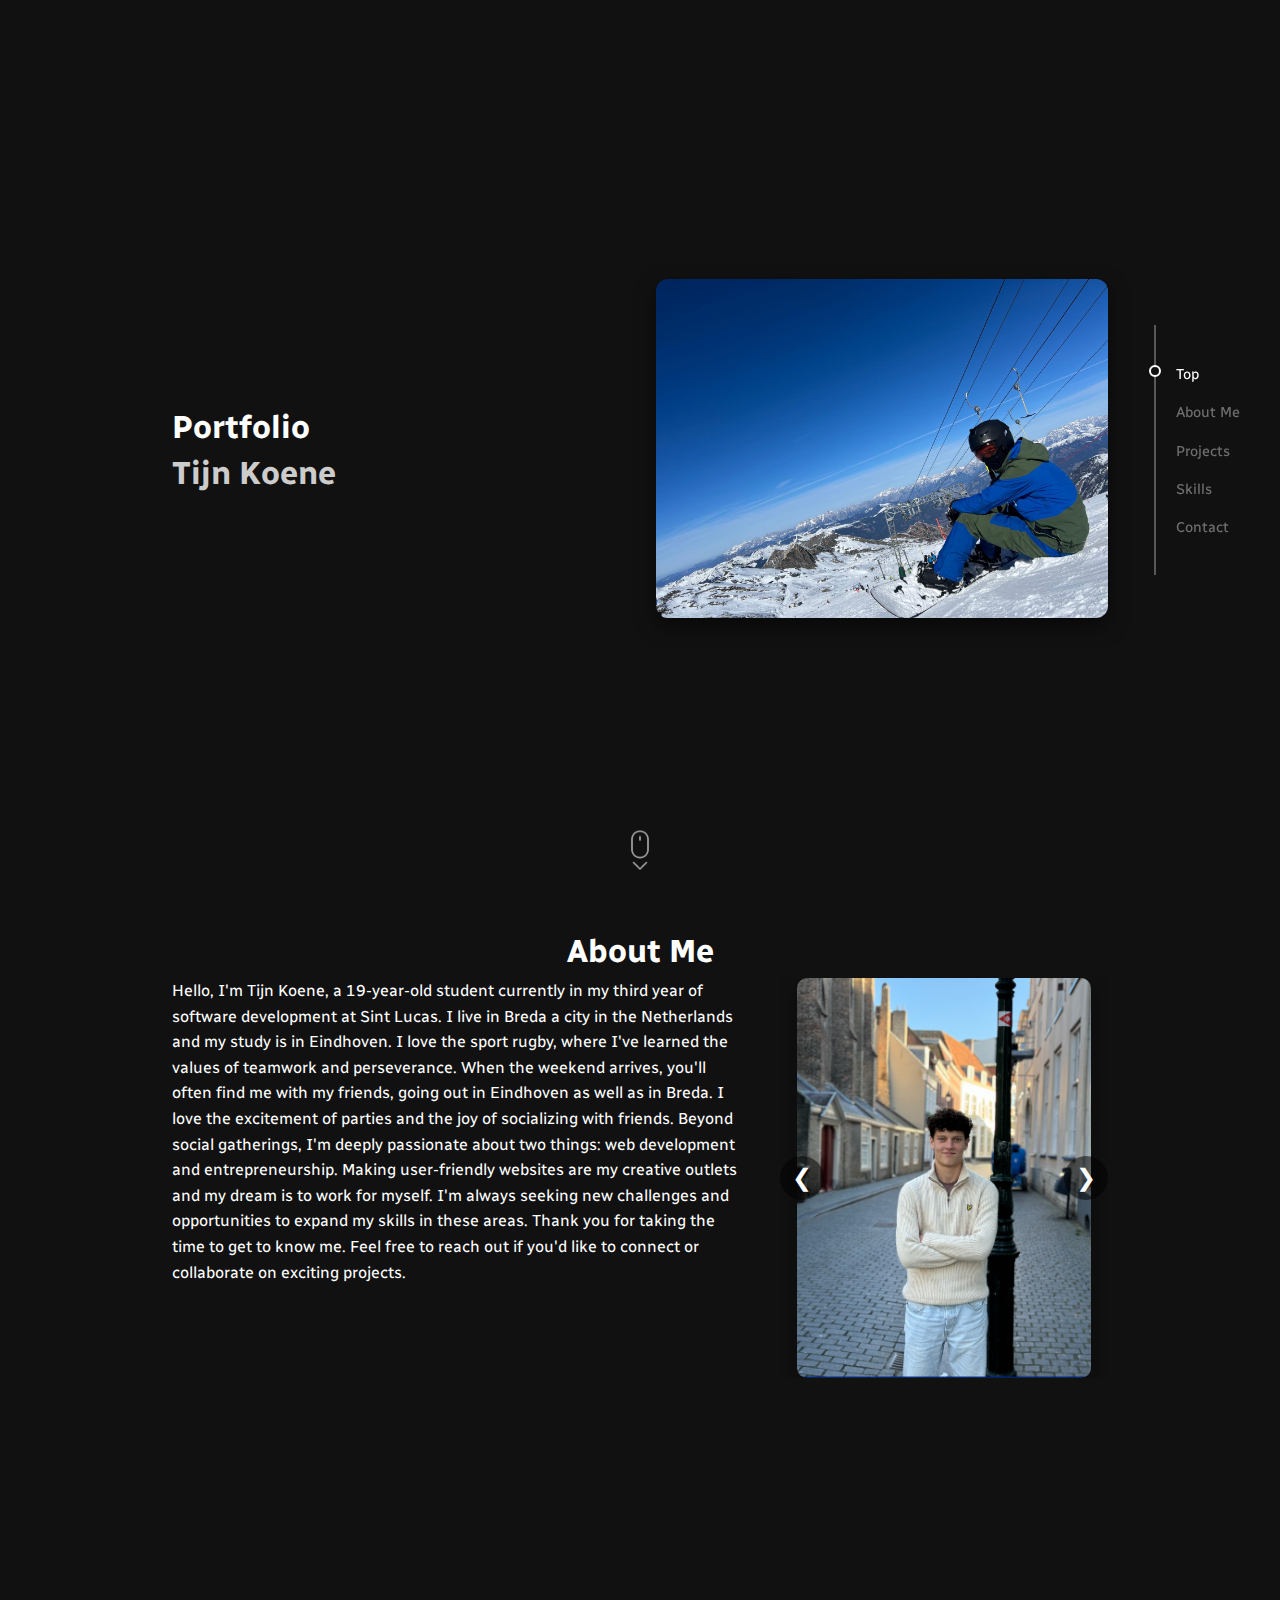
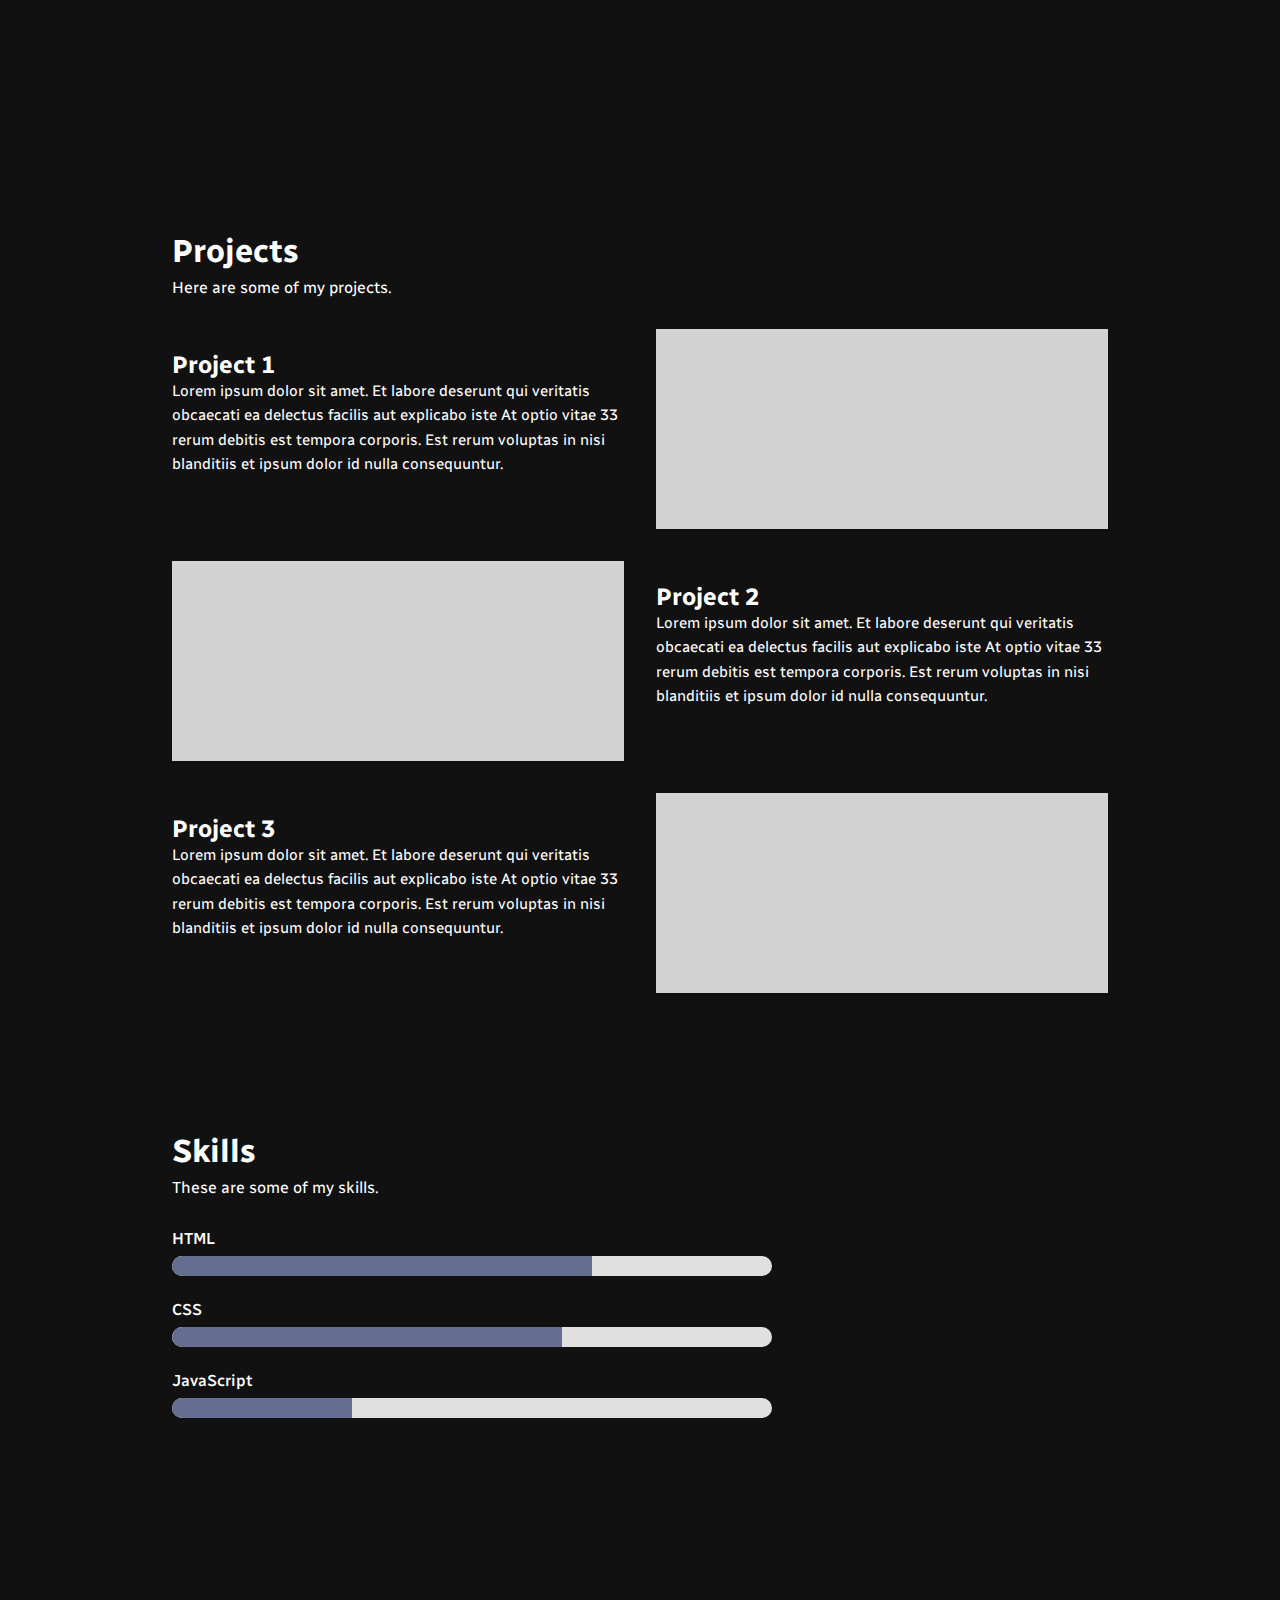
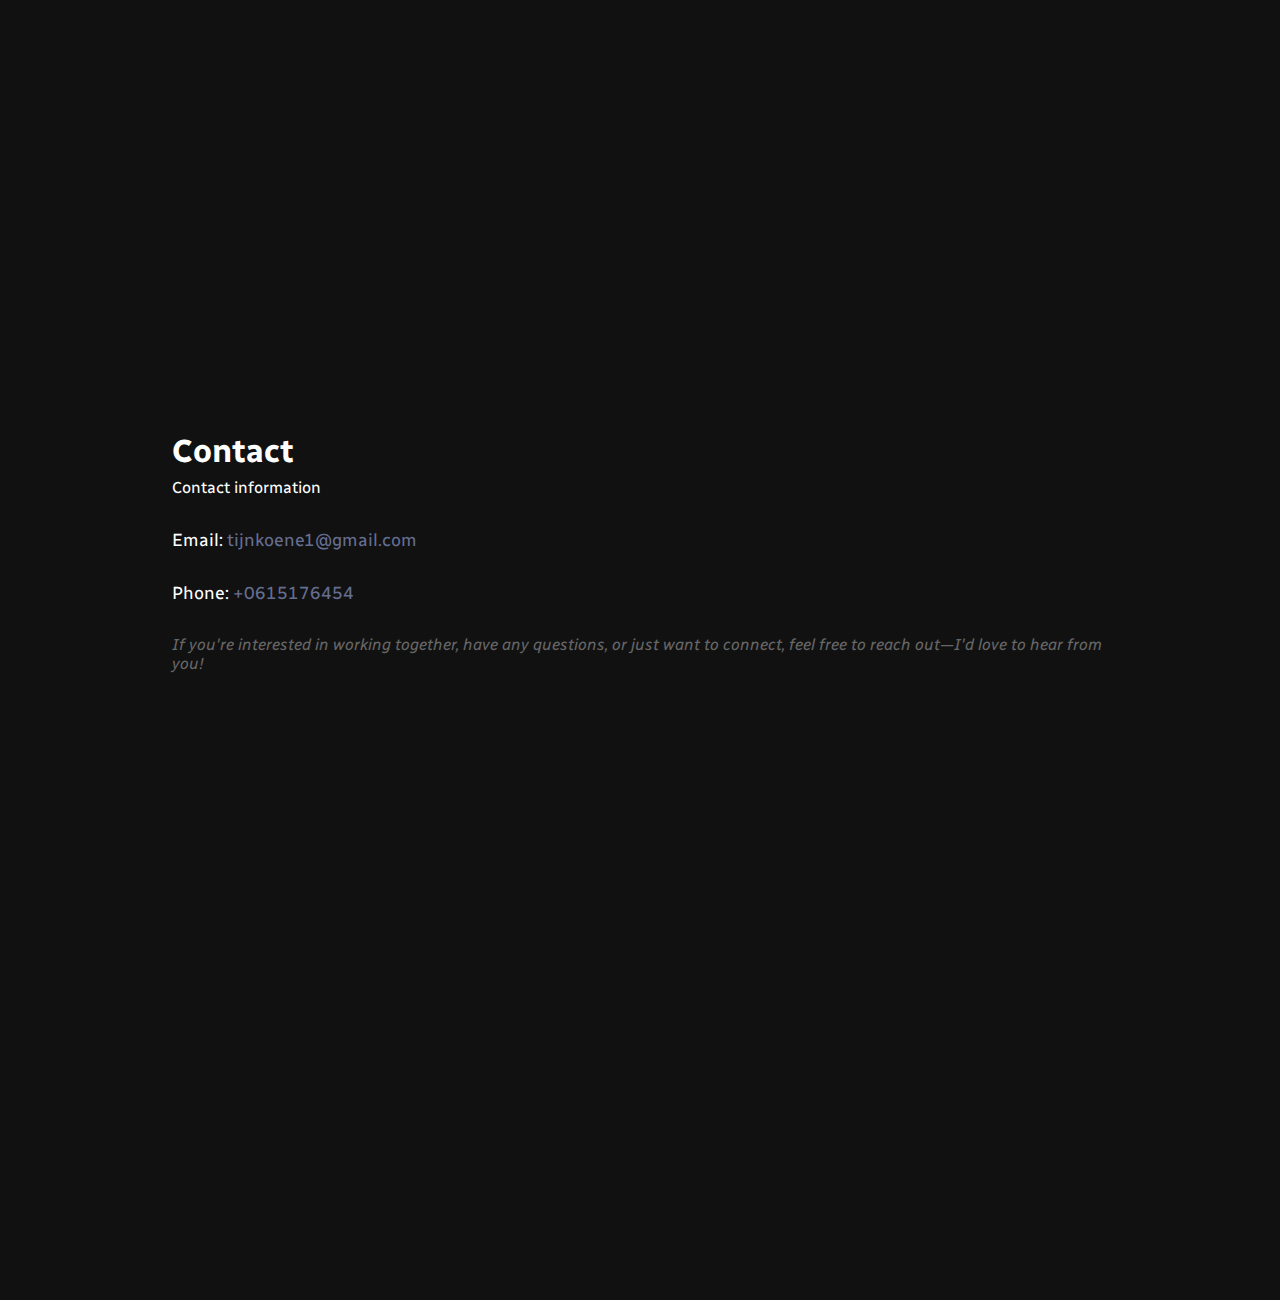
<file: index.html.html>
<!DOCTYPE html>
<html lang="en">
<head>
    <link rel="preconnect" href="https://fonts.googleapis.com">
    <link rel="preconnect" href="https://fonts.gstatic.com" crossorigin>
    <link href="https://fonts.googleapis.com/css2?family=Libre+Franklin:ital,wght@0,100..900;1,100..900&family=Quicksand:wght@300..700&family=Radio+Canada:ital,wght@0,300..700;1,300..700&display=swap" rel="stylesheet">
    <meta charset="UTF-8" />
    <meta name="viewport" content="width=device-width, initial-scale=1.0"/>
    <title>My Portfolio</title>
    <link rel="stylesheet" href="style.css" />
</head>
<body>
<!--Header-->
<section id="top" class="section top-section">
    <div class="top-content">
        <div class="top-text">
            <h1 class="header_1_1">Portfolio</h1>
            <h2 class="header_1_2">Tijn Koene</h2>
        </div>
        <div class="top-image">
            <img src="images/snowboard.png" alt="Snowboarding" />
        </div>
        <img class="scroll_icon" src="images/scroll_icon.png"/>
    </div>
</section>

<!--About me-->
<section id="about" class="section">
    <h1 class="about-title">About Me</h1>
    <div class="about-container">
        <div class="about-text">
            <p>Hello, I'm Tijn Koene, a 19-year-old student currently in my third year of software development at Sint Lucas. I live in Breda
                a city in the Netherlands and my study is in Eindhoven. I love the sport rugby,
                where I've learned the values of teamwork and perseverance.

                When the weekend arrives, you'll often find me with my friends, going out in Eindhoven as well as in Breda.
                I love the excitement of parties and the joy of socializing with friends.

                Beyond social gatherings, I'm deeply passionate about two things: web development and entrepreneurship.
                Making user-friendly websites are my creative outlets and my dream is to work for myself. I'm always seeking new
                challenges and opportunities to expand my skills in these areas.

                Thank you for taking the time to get to know me. Feel free to reach out if you'd like to connect or collaborate on exciting projects.</p>
        </div>
        <div class="carousel-container">
            <div class="carousel">
                <img src="images/Profile.png" class="carousel-image active" alt="Profile 1">
                <img src="images/snowboard.png" class="carousel-image" alt="Profile 2">
                <!-- Add more <img> as needed -->
            </div>
            <div class="carousel-buttons">
                <button id="prev">&#10094;</button>
                <button id="next">&#10095;</button>
            </div>
        </div>
    </div>

</section>
<!--Projects-->
<section id="projects" class="section">
    <h1>Projects</h1>
    <p>Here are some of my projects.</p>

    <div class="projects-grid">
        <div class="project row-normal">
            <div class="project-text">
                <h2>Project 1</h2>
                <p>Lorem ipsum dolor sit amet. Et labore deserunt qui veritatis obcaecati ea delectus facilis aut explicabo iste At optio vitae 33 rerum debitis est tempora corporis. Est rerum voluptas in nisi blanditiis et ipsum dolor id nulla consequuntur.</p>
            </div>
            <div class="project-image"></div>
        </div>

        <div class="project row-reverse">
            <div class="project-image"></div>
            <div class="project-text">
                <h2>Project 2</h2>
                <p>Lorem ipsum dolor sit amet. Et labore deserunt qui veritatis obcaecati ea delectus facilis aut explicabo iste At optio vitae 33 rerum debitis est tempora corporis. Est rerum voluptas in nisi blanditiis et ipsum dolor id nulla consequuntur.</p>
            </div>
        </div>

        <div class="project row-normal">
            <div class="project-text">
                <h2>Project 3</h2>
                <p>Lorem ipsum dolor sit amet. Et labore deserunt qui veritatis obcaecati ea delectus facilis aut explicabo iste At optio vitae 33 rerum debitis est tempora corporis. Est rerum voluptas in nisi blanditiis et ipsum dolor id nulla consequuntur.</p>
            </div>
            <div class="project-image"></div>
        </div>
    </div>
</section>

<!--Skills-->
<section id="skills" class="section">
    <h1>Skills</h1>
    <p>These are some of my skills.</p>

    <div class="skills-container">
        <div class="skill">
            <span>HTML</span>
            <div class="skill-bar">
                <div class="skill-level" style="width: 70%;"></div>
            </div>
        </div>

        <div class="skill">
            <span>CSS</span>
            <div class="skill-bar">
                <div class="skill-level" style="width: 65%;"></div>
            </div>
        </div>

        <div class="skill">
            <span>JavaScript</span>
            <div class="skill-bar">
                <div class="skill-level" style="width: 30%;"></div>
            </div>
        </div>
    </div>
</section>

<!--ContactPage-->
<section id="contact" class="section">
    <h1>Contact</h1>
    <p>Contact information</p>

    <div class="contact-info">
        <p>Email: <a href="mailto:tijnkoene1@gmail.com">tijnkoene1@gmail.com</a></p>
        <p>Phone: <a href="tel:+0615176454">+0615176454</a></p>
    </div>

    <p class="thank-you">If you're interested in working together, have any questions, or just want to connect, feel free to reach out—I'd love to hear from you!</p>
</section>


<!--NAVBAR-->
<div class="vertical-nav">
    <div class="nav-line"></div>
    <div class="nav-indicator" id="nav-indicator"></div>
    <ul class="nav-list">
        <li><a href="#top">Top</a></li>
        <li><a href="#about">About Me</a></li>
        <li><a href="#projects">Projects</a></li>
        <li><a href="#skills">Skills</a></li>
        <li><a href="#contact">Contact</a></li>
    </ul>
</div>

<script src="script.js"></script>
</body>
</html>
</file>
<file: style.css>
* {
    margin: 0;
    padding: 0;
    box-sizing: border-box;
    scroll-behavior: smooth;
}

body {
    font-family: "Radio Canada", sans-serif;
    font-optical-sizing: auto;
    font-style: normal;
    font-variation-settings: "wdth" 100;
    color: white;
    background-color: #111;
    overflow-x: hidden;
}

.section {
    min-height: 100vh;
    padding: 100px 20px;
    max-width: 1000px;
    margin: auto;
}

/* Top Section */
.top-section {
    display: flex;
    justify-content: center;
    align-items: center;
    padding: 100px 20px;
}

.top-content {
    display: flex;
    align-items: center;
    justify-content: space-between;
    flex-wrap: wrap;
    gap: 2rem;
    max-width: 1200px;
    width: 100%;
}

.top-text {
    flex: 1;
    min-width: 250px;
}

.top-text h1 {
    font-size: 3rem;
    margin-bottom: 0.5rem;
}

.top-text h2 {
    font-size: 2rem;
    color: #ccc;
}

.top-image {
    flex: 1;
    text-align: right;
}

.top-image img {
    max-width: 100%;
    height: auto;
    border-radius: 12px;
    box-shadow: 0 8px 20px rgba(0, 0, 0, 0.5);
}
.scroll_icon {
    position: fixed;
    bottom: 30px;
    left: 50%;
    transform: translateX(-50%);
    width: 40px;
    height: auto;
    opacity: 0.6;
    animation: bounce 2s infinite;
    z-index: 999;
    transition: opacity 0.3s ease;
    filter: invert(1);
}


/* About Section */
.about-title {
    text-align: center;
    font-size: 2.5rem;
    margin-bottom: 2rem;
}

.about-container {
    display: flex;
    flex-direction: row;
    align-items: flex-start;
    justify-content: space-between;
    flex-wrap: wrap;
    gap: 2rem;
    width: 100%;
}

.about-text {
    flex: 1 1 60%;
    min-width: 300px;
}

.about-text p {
    font-size: 1rem;
    line-height: 1.6;
}

/* Carousel */
.carousel-container {
    flex: 0 0 35%;
    min-width: 280px;
    max-width: 400px;
    height: 400px;
    position: relative;
    display: flex;
    align-items: center;
    justify-content: center;
}

.carousel {
    position: relative;
    width: 100%;
    height: 100%;
    display: flex;
    align-items: center;
    justify-content: center;
    overflow: hidden;
}

.carousel-image {
    display: none;
    max-height: 100%;
    max-width: 100%;
    width: auto;
    height: auto;
    object-fit: contain;
    border-radius: 10px;
    box-shadow: 0 8px 20px rgba(0, 0, 0, 0.4);
    transition: opacity 0.5s ease;
}

.carousel-image.active {
    display: block;
}

.carousel-buttons {
    position: absolute;
    top: 50%;
    width: 100%;
    display: flex;
    justify-content: space-between;
    transform: translateY(-50%);
}

.carousel-buttons button {
    background: rgba(0, 0, 0, 0.5);
    color: white;
    border: none;
    font-size: 1.5rem;
    padding: 8px 12px;
    cursor: pointer;
    border-radius: 50%;
}

.carousel-buttons button:hover {
    background: rgba(255, 255, 255, 0.2);
}
/*Project Page*/
.section {
    padding: 2rem;
    max-width: 1000px;
    margin: auto;
}

.section h1 {
    font-size: 2rem;
    margin-bottom: 0.5rem;
}

.section p {
    margin-bottom: 2rem;
}

.projects-grid {
    display: flex;
    flex-direction: column;
    gap: 2rem;
}

.project {
    display: grid;
    grid-template-columns: 1fr 1fr;
    align-items: center;
    gap: 2rem;
}

/* Alternating layout styles */
.row-reverse {
    flex-direction: row-reverse;
}

.project-image {
    background-color: #d3d3d3;
    width: 100%;
    height: 200px;
}

.project-text p {
    font-size: 0.95rem;
    line-height: 1.6;
}

/* Responsive design */
@media (max-width: 768px) {
    .project {
        grid-template-columns: 1fr;
    }

    .row-reverse {
        flex-direction: column;
    }
}


/* Responsive */
@media (max-width: 768px) {
    .project {
        grid-template-columns: 1fr;
    }

    .project:nth-child(even),
    .project:nth-child(even) .project-text {
        direction: ltr;
    }
}
/*SKILLS PAGE*/
.skills-container {
    display: flex;
    flex-direction: column;
    gap: 1.5rem;
    max-width: 600px;
    margin-top: 2rem;
}

.skill {
    display: flex;
    flex-direction: column;
    gap: 0.5rem;
}

.skill span {
    font-weight: 500;
}

.skill-bar {
    width: 100%;
    height: 20px;
    background-color: #e0e0e0;
    border-radius: 10px;
    overflow: hidden;
}

.skill-level {
    height: 100%;
    background-color: #656e91;
    border-radius: 10px 0 0 10px;
    transition: width 0.6s ease;
}
/*CONTACT PAGE*/
.contact-info {
    margin-top: 1.5rem;
    font-size: 1.1rem;
}

.contact-info a {
    color: #656e91;
    text-decoration: none;
}

.contact-info a:hover {
    text-decoration: underline;
}

.thank-you {
    margin-top: 2rem;
    font-style: italic;
    color: #666;
}

/* Navigation Bar */
.vertical-nav {
    position: fixed;
    right: 40px;
    top: 50%;
    transform: translateY(-50%);
    display: flex;
    align-items: center;
    z-index: 1000;
}

.nav-line {
    width: 2px;
    height: 250px;
    background: rgba(255, 255, 255, 0.3);
    position: relative;
}

.nav-indicator {
    width: 12px;
    height: 12px;
    border: 2px solid white;
    border-radius: 50%;
    background: #111;
    position: absolute;
    left: -5px;
    transition: top 0.3s ease;
}

.nav-list {
    list-style: none;
    margin-left: 20px;
    display: flex;
    flex-direction: column;
    gap: 1.2rem;
}

.nav-list a {
    text-decoration: none;
    color: rgba(255, 255, 255, 0.4);
    font-size: 0.9rem;
    transition: color 0.3s ease;
}

.nav-list a.active,
.nav-list a:hover {
    color: white;
}
</file>
